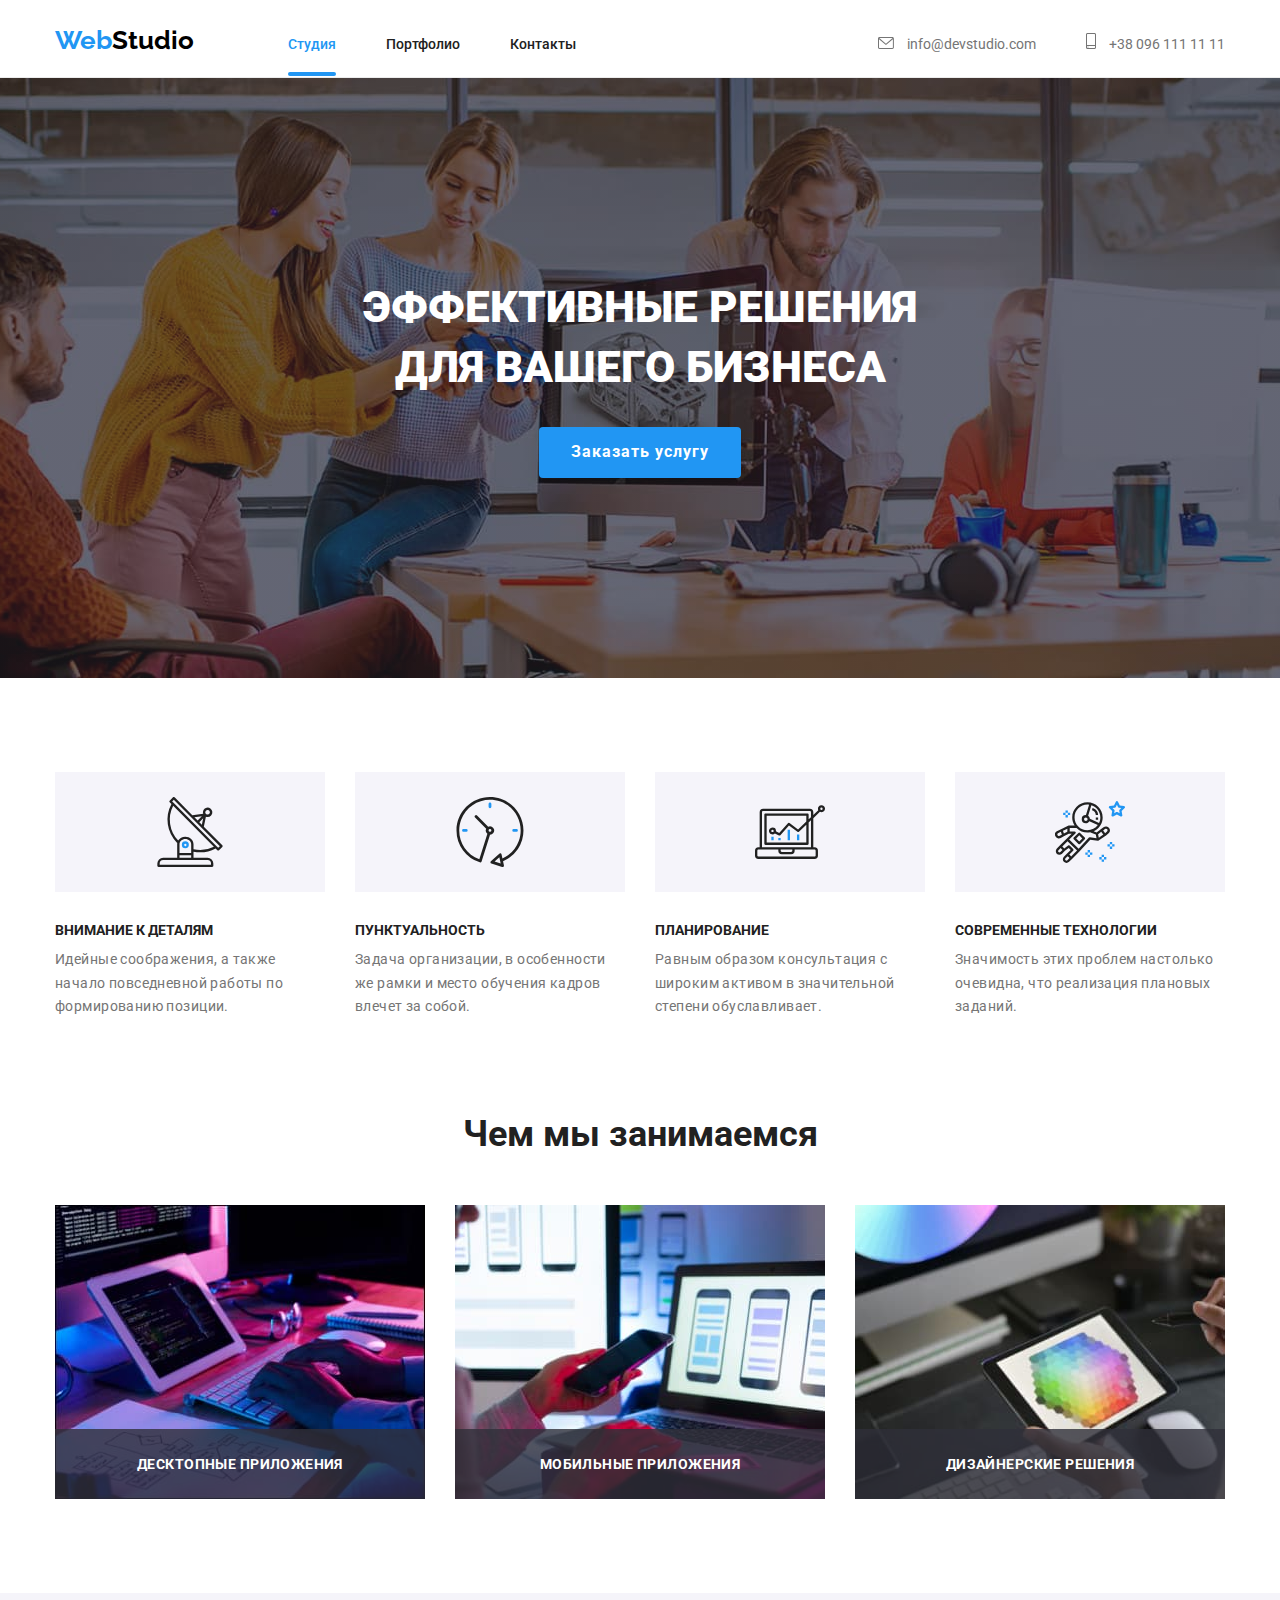
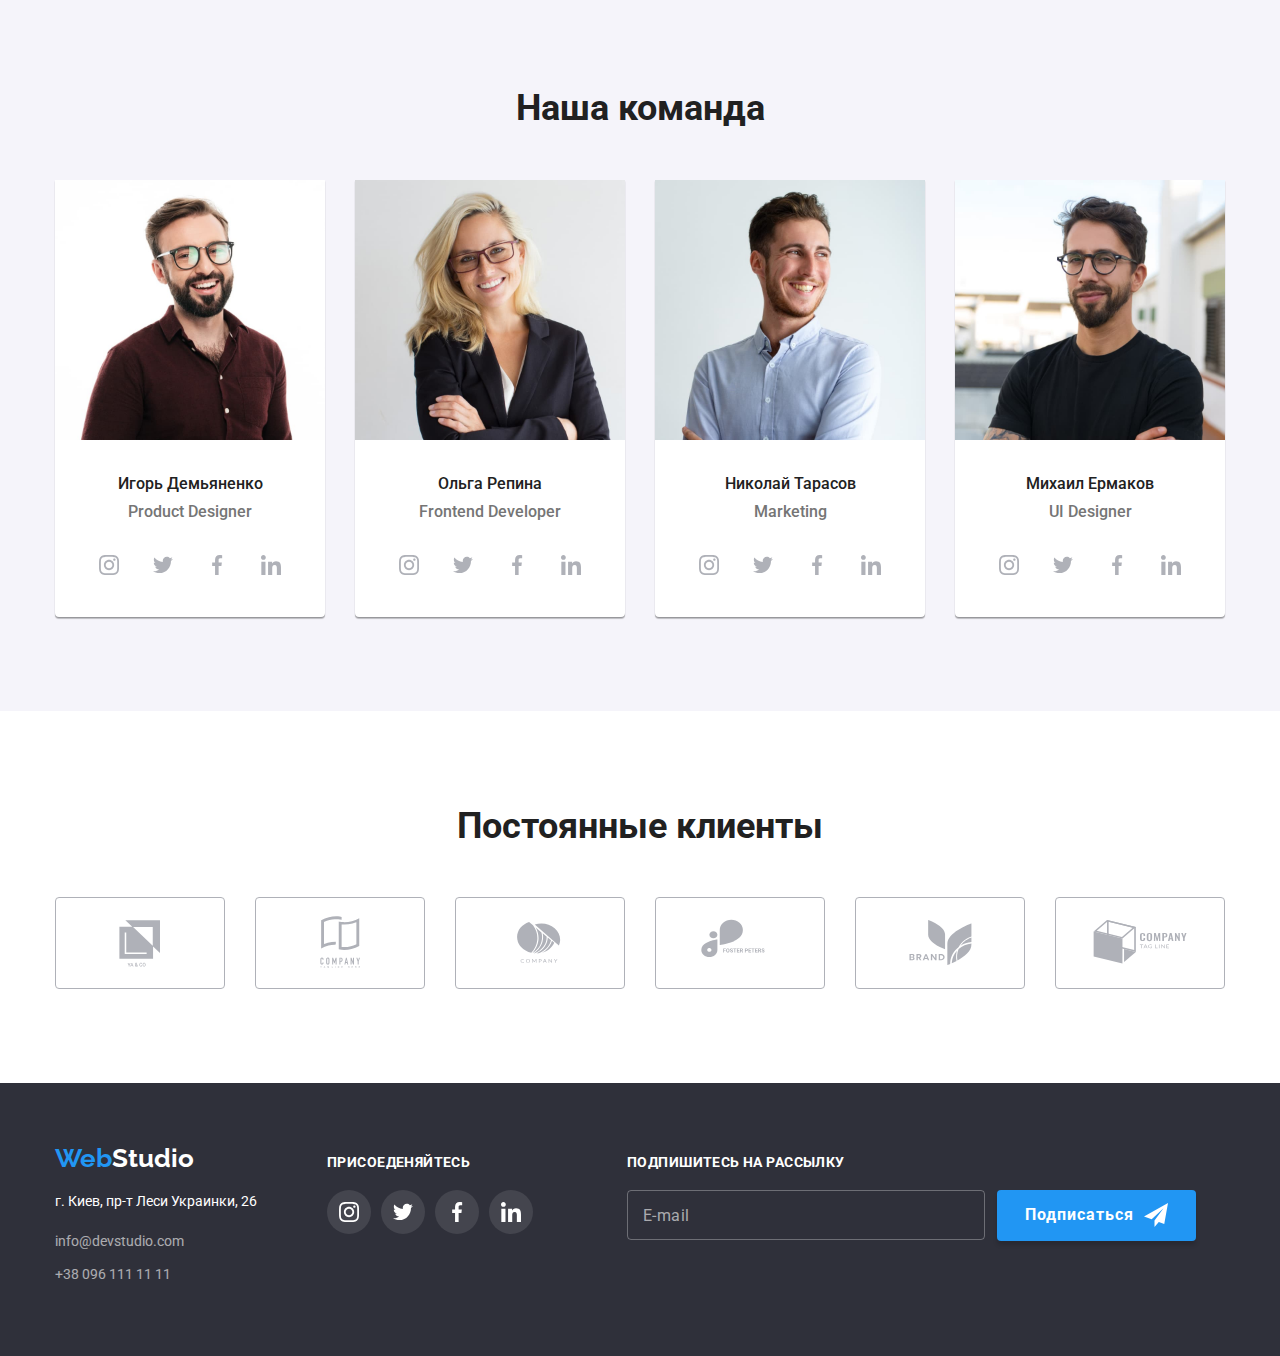
<file: index.html>
<!DOCTYPE html>
<html lang="ru">
  <head>
    <meta charset="UTF-8" />
    <meta http-equiv="X-UA-Compatible" content="IE=edge" />
    <meta name="viewport" content="width=device-width, initial-scale=1.0" />
    <link rel="preconnect" href="https://fonts.googleapis.com" />
    <link rel="preconnect" href="https://fonts.gstatic.com" crossorigin />
    <link
      href="https://fonts.googleapis.com/css2?family=Raleway:wght@700&family=Roboto:wght@400;500;700;900&display=swap"
      rel="stylesheet"
    />

    <title>Студия</title>
    <link rel="stylesheet" href="./css/modern-normalize.css" />
    <link rel="stylesheet" href="./css/styles.css" />
  </head>
  <body>
    <!-- Шапка страницы -->
    <header class="page-header">
      <div class="container main-nav">
        <a class="web-studio-link size-footer" href="WebSudio"
          ><span class="web-studio-link-color-web">Web</span
          ><span class="web-studio-link-color-studio">Studio</span>
        </a>
        <!-- Навигация на другие страницы -->
        <nav>
          <ul class="navigation-links">
            <li class="navigation-links-item">
              <a class="navigation-links-title current" href="./index.html">Студия</a>
            </li>
            <li class="navigation-links-item">
              <a class="navigation-links-title" href="./portfolio.html">Портфолио</a>
            </li>
            <li class="navigation-links-item">
              <a class="navigation-links-title" href="./contacts">Контакты</a>
            </li>
          </ul>
        </nav>
        <!--Контакты-->

        <a class="contacts-header-mail size-mail" href="mailto:info@devstudio.com">
          <svg class="header-svg" width="16" height="12">
            <use href="images/svg/icons.svg#icon-envelope"></use>
          </svg>
          info@devstudio.com
        </a>
        <a class="contacts-header-tel size-mail" href="tel:380961111111">
          <svg class="header-svg" width="10" height="16">
            <use href="images/svg/icons.svg#icon-smartphone"></use>
          </svg>
          +38 096 111 11 11</a
        >
      </div>
    </header>

    <!-- Уникальный контент страницы -->
    <main>
      <!--Секция заказа-->
      <section class="order">
        <div class="overlay">
          <div class="container order-padding">
            <h1 class="order-title">
              Эффективные решения <br />
              для вашего бизнеса
            </h1>
            <button class="order-service btn" type="button" data-modal-open>Заказать услугу</button>
          </div>
        </div>
      </section>

      <!--Секция особенности-->
      <section class="section">
        <div class="container">
          <ul class="peculiarities-list">
            <li class="peculiarities-item icon-antenna">
              <h3 class="peculiarities-title size-join">Внимание к деталям</h3>
              <p class="peculiarities-text">
                Идейные соображения, а также начало повседневной работы по формированию позиции.
              </p>
            </li>

            <li class="peculiarities-item icon-clock">
              <h3 class="peculiarities-title size-join">Пунктуальность</h3>
              <p class="peculiarities-text">
                Задача организации, в особенности же рамки и место обучения кадров влечет за собой.
              </p>
            </li>

            <li class="peculiarities-item icon-diagram">
              <h3 class="peculiarities-title size-join">Планирование</h3>
              <p class="peculiarities-text">
                Равным образом консультация с широким активом в значительной степени обуславливает.
              </p>
            </li>

            <li class="peculiarities-item icon-astronaut">
              <h3 class="peculiarities-title size-join">Современные технологии</h3>
              <p class="peculiarities-text">
                Значимость этих проблем настолько очевидна, что реализация плановых заданий.
              </p>
            </li>
          </ul>
        </div>
      </section>

      <!--Чем занимаемся-->
      <section class="section no-padding-top">
        <div class="container">
          <h2 class="kind-work-title centered">Чем мы занимаемся</h2>
          <ul class="kind-work-list">
            <li class="kind-work-item">
              <div class="kind-work-thumb">
                <img src="./images/img.jpg" alt="Кодинг" width="370" height="294" />
                <h3 class="kind-work-img-text size-join">Десктопные приложения</h3>
              </div>
            </li>
            <li class="kind-work-item">
              <div class="kind-work-thumb">
                <img src="./images/box2.jpg" alt="Web Дизайн" width="370" height="294" />
                <h3 class="kind-work-img-text size-join">Мобильные приложения</h3>
              </div>
            </li>
            <li class="kind-work-item">
              <div class="kind-work-thumb">
                <img src="./images/box3.jpg" alt="Графический Дизайн" width="370" height="294" />
                <h3 class="kind-work-img-text size-join">Дизайнерские решения</h3>
              </div>
            </li>
          </ul>
        </div>
      </section>

      <!--Наша команда-->
      <section class="section our-team">
        <div class="container">
          <h2 class="our-team-title centered">Наша команда</h2>
          <ul class="our-team-list">
            <li class="our-team-item">
              <img
                src="./images/img1.jpg"
                alt="Игорь Демьяненко Product Designer"
                width="270"
                height="260"
              />

              <div class="team-container">
                <h3 class="team-names size-name centered">Игорь Демьяненко</h3>

                <p class="team-position size-name centered">Product Designer</p>
                <ul class="icons-sprite">
                  <li class="icon-list">
                    <a class="team-link" href="" target="_blank" rel="noopener noreferrer">
                      <svg class="links-item" width="20" height="20">
                        <use href="images/svg/icons.svg#icon-instagram"></use>
                      </svg>
                    </a>
                  </li>
                  <li class="icon-list">
                    <a class="team-link" href="" target="_blank" rel="noopener noreferrer"
                      ><svg class="links-item" width="20" height="20">
                        <use href="images/svg/icons.svg#icon-twitter"></use>
                      </svg>
                    </a>
                  </li>
                  <li class="icon-list">
                    <a class="team-link" href="" target="_blank" rel="noopener noreferrer"
                      ><svg class="links-item" width="20" height="20">
                        <use href="images/svg/icons.svg#icon-facebook"></use>
                      </svg>
                    </a>
                  </li>

                  <li class="icon-list">
                    <a class="team-link" href="" target="_blank" rel="noopener noreferrer">
                      <svg class="links-item" width="20" height="20">
                        <use href="images/svg/icons.svg#icon-linkedin"></use>
                      </svg>
                    </a>
                  </li>
                </ul>
              </div>
            </li>
            <li class="our-team-item">
              <img
                src="./images/img2.jpg"
                alt="Ольга Репина Frontend Developer"
                width="270"
                height="260"
              />
              <div class="team-container">
                <h3 class="team-names size-name centered">Ольга Репина</h3>

                <p class="team-position size-name centered">Frontend Developer</p>
                <ul class="icons-sprite">
                  <li class="icon-list">
                    <a class="team-link" href="" target="_blank" rel="noopener noreferrer">
                      <svg class="links-item" width="20" height="20">
                        <use href="images/svg/icons.svg#icon-instagram"></use>
                      </svg>
                    </a>
                  </li>
                  <li class="icon-list">
                    <a class="team-link" href="" target="_blank" rel="noopener noreferrer"
                      ><svg class="links-item" width="20" height="20">
                        <use href="images/svg/icons.svg#icon-twitter"></use>
                      </svg>
                    </a>
                  </li>
                  <li class="icon-list">
                    <a class="team-link" href="" target="_blank" rel="noopener noreferrer"
                      ><svg class="links-item" width="20" height="20">
                        <use href="images/svg/icons.svg#icon-facebook"></use>
                      </svg>
                    </a>
                  </li>

                  <li class="icon-list">
                    <a class="team-link" href="" target="_blank" rel="noopener noreferrer">
                      <svg class="links-item" width="20" height="20">
                        <use href="images/svg/icons.svg#icon-linkedin"></use>
                      </svg>
                    </a>
                  </li>
                </ul>
              </div>
            </li>

            <li class="our-team-item">
              <img
                src="./images/img3.jpg"
                alt="Николай ТарасовMarketing"
                width="270"
                height="260"
              />
              <div class="team-container">
                <h3 class="team-names size-name centered">Николай Тарасов</h3>

                <p class="team-position size-name centered">Marketing</p>
                <ul class="icons-sprite">
                  <li class="icon-list">
                    <a class="team-link" href="" target="_blank" rel="noopener noreferrer">
                      <svg class="links-item" width="20" height="20">
                        <use href="images/svg/icons.svg#icon-instagram"></use>
                      </svg>
                    </a>
                  </li>
                  <li class="icon-list">
                    <a class="team-link" href="" target="_blank" rel="noopener noreferrer"
                      ><svg class="links-item" width="20" height="20">
                        <use href="images/svg/icons.svg#icon-twitter"></use>
                      </svg>
                    </a>
                  </li>
                  <li class="icon-list">
                    <a class="team-link" href="" target="_blank" rel="noopener noreferrer"
                      ><svg class="links-item" width="20" height="20">
                        <use href="images/svg/icons.svg#icon-facebook"></use>
                      </svg>
                    </a>
                  </li>

                  <li class="icon-list">
                    <a class="team-link" href="" target="_blank" rel="noopener noreferrer">
                      <svg class="links-item" width="20" height="20">
                        <use href="images/svg/icons.svg#icon-linkedin"></use>
                      </svg>
                    </a>
                  </li>
                </ul>
              </div>
            </li>

            <li class="our-team-item">
              <img
                src="./images/img4.jpg"
                alt="Михаил Ермаков UI Designer"
                width="270"
                height="260"
              />
              <div class="team-container">
                <h3 class="team-names size-name centered">Михаил Ермаков</h3>
                <p class="team-position size-name centered">UI Designer</p>
                <ul class="icons-sprite">
                  <li class="icon-list">
                    <a class="team-link" href="" target="_blank" rel="noopener noreferrer">
                      <svg class="links-item" width="20" height="20">
                        <use href="images/svg/icons.svg#icon-instagram"></use>
                      </svg>
                    </a>
                  </li>
                  <li class="icon-list">
                    <a class="team-link" href="" target="_blank" rel="noopener noreferrer"
                      ><svg class="links-item" width="20" height="20">
                        <use href="images/svg/icons.svg#icon-twitter"></use>
                      </svg>
                    </a>
                  </li>
                  <li class="icon-list">
                    <a class="team-link" href="" target="_blank" rel="noopener noreferrer"
                      ><svg class="links-item" width="20" height="20">
                        <use href="images/svg/icons.svg#icon-facebook"></use>
                      </svg>
                    </a>
                  </li>

                  <li class="icon-list">
                    <a class="team-link" href="" target="_blank" rel="noopener noreferrer">
                      <svg class="links-item" width="20" height="20">
                        <use href="images/svg/icons.svg#icon-linkedin"></use>
                      </svg>
                    </a>
                  </li>
                </ul>
              </div>
            </li>
          </ul>
        </div>
      </section>

      <section class="section regular-customers">
        <div class="container">
          <h2 class="regular-customers-title centered">Постоянные клиенты</h2>
          <ul class="customers-sprite">
            <li class="customers-list">
              <a href="" class="customers-link" target="_blank" rel="noopener noreferrer">
                <svg class="customers-item" width="170" height="92">
                  <use href="images/svg/icons.svg#icon-Client-1"></use>
                </svg>
              </a>
            </li>
            <li class="customers-list">
              <a href="" class="customers-link" target="_blank" rel="noopener noreferrer">
                <svg class="customers-item" width="170" height="92">
                  <use href="images/svg/icons.svg#icon-Client-2"></use>
                </svg>
              </a>
            </li>
            <li class="customers-list">
              <a href="" class="customers-link" target="_blank" rel="noopener noreferrer">
                <svg class="customers-item" width="170" height="92">
                  <use href="images/svg/icons.svg#icon-Client-3"></use>
                </svg>
              </a>
            </li>
            <li class="customers-list">
              <a href="" class="customers-link" target="_blank" rel="noopener noreferrer">
                <svg class="customers-item" width="170" height="92">
                  <use href="images/svg/icons.svg#icon-Client-4"></use>
                </svg>
              </a>
            </li>
            <li class="customers-list">
              <a href="" class="customers-link" target="_blank" rel="noopener noreferrer">
                <svg class="customers-item" width="170" height="92">
                  <use href="images/svg/icons.svg#icon-Client-5"></use>
                </svg>
              </a>
            </li>
            <li class="customers-list">
              <a href="" class="customers-link" target="_blank" rel="noopener noreferrer">
                <svg class="customers-item" width="170" height="92">
                  <use href="images/svg/icons.svg#icon-Client-6"></use>
                </svg>
              </a>
            </li>
          </ul>
        </div>
      </section>
    </main>

    <!-- Подвал страницы -->
    <footer class="page-footer">
      <div class="web-studio container">
        <div class="main-footer">
          <a class="web-studio-link-footer size-footer" href="WebSudio"
            ><span class="web-studio-link-color-web">Web</span
            ><span class="web-studio-link-color-studio-footer">Studio</span>
          </a>

          <address class="page-address">
            <a
              class="footer-address-links"
              href="https://www.google.com.ua/maps/place/%D0%B1%D1%83%D0%BB.+%D0%9B%D0%B5%D1%81%D0%B8+%D0%A3%D0%BA%D1%80%D0%B0%D0%B8%D0%BD%D0%BA%D0%B8,+26,+%D0%9A%D0%B8%D0%B5%D0%B2,+02000/@50.4265841,30.5361971,17z/data=!3m1!4b1!4m5!3m4!1s0x40d4cf0e033ecbe9:0x57a4dffefec77da0!8m2!3d50.4265807!4d30.5383858?hl=ru"
              target="_blank"
              rel="noopener noreferrer"
              >г. Киев, пр-т Леси Украинки, 26</a
            >
            <a class="contacts-footer size-mail" href="mailto:info@devstudio.com"
              >info@devstudio.com</a
            >
            <a class="contacts-footer size-mail" href="tel:380961111111">+38 096 111 11 11</a>
          </address>
        </div>
        <div class="footer-social-links">
          <h3 class="footer-join-text size-join">Присоеденяйтесь</h3>
          <ul class="footer-sprite">
            <li class="footer-list">
              <a class="footer-link" href="" target="_blank" rel="noopener noreferrer">
                <svg class="footer-item" width="20" height="20">
                  <use href="images/svg/icons.svg#icon-instagram"></use>
                </svg>
              </a>
            </li>
            <li class="footer-list">
              <a class="footer-link" href="" target="_blank" rel="noopener noreferrer">
                <svg class="footer-item" width="20" height="20">
                  <use href="images/svg/icons.svg#icon-twitter"></use>
                </svg>
              </a>
            </li>
            <li class="footer-list">
              <a class="footer-link" href="" target="_blank" rel="noopener noreferrer">
                <svg class="footer-item" width="20" height="20">
                  <use href="images/svg/icons.svg#icon-facebook"></use>
                </svg>
              </a>
            </li>
            <li class="footer-list">
              <a class="footer-link" href="" target="_blank" rel="noopener noreferrer">
                <svg class="links-item" width="20" height="20">
                  <use href="images/svg/icons.svg#icon-linkedin"></use>
                </svg>
              </a>
            </li>
          </ul>
        </div>
        <form class="footer-subscription">
          <h3 class="footer-join-text size-join">Подпишитесь на рассылку</h3>
          <div class="footer-input-btn">
            <input class="footer-input" type="email" name="email" placeholder="E-mail" />
            <button class="subscription-btn btn" type="submit">
              Подписаться
              <svg class="footer-send-item" width="24" height="24">
                <use href="images/svg/icons.svg#icon-send"></use>
              </svg>
            </button>
          </div>
        </form>
      </div>
    </footer>

    <!-- MODAL -->
    <div class="backdrop is-hidden" data-modal>
      <div class="modal">
        <svg class="modal-ellipse" width="30" height="30">
          <use href="images/svg/icons.svg#icon-Ellipse"></use>
        </svg>
        <svg data-modal-close class="modal_close_btn" width="18" height="18">
          <use href="images/svg/icons.svg#icon-close"></use>
        </svg>

        <form class="input-container">
          <h3 class="modal-text">Оставьте свои данные, мы вам перезвоним</h3>

          <label class="svg-name">
            <input class="input-modal" type="text" name="modal-name" />
            <svg class="svg-name-item" width="12" height="12">
              <use href="images/svg/icons.svg#icon-name"></use>
            </svg>
            <span class="label-modal"> Имя </span>
          </label>
          <label class="svg-name">
            <input class="input-modal" type="tel" name="modal-telephone" id="modal-telephone" />
            <svg class="svg-name-item" width="12" height="12">
              <use href="images/svg/icons.svg#icon-tel"></use>
            </svg>
            <span class="label-modal">Телефон</span>
          </label>

          <label class="svg-name">
            <input class="input-modal" type="email" name="modal-email" id="modal-email" />
            <svg class="svg-name-item" width="12" height="12">
              <use href="images/svg/icons.svg#icon-email"></use>
            </svg>
            <span class="label-modal">Почта</span>
          </label>

          <label class="svg-name">
            <textarea
              class="modal-feedback"
              name="modal-feedback"
              cols="30"
              rows="10"
              placeholder="Введите текст"
            ></textarea>
            <span class="label-modal">Коментарий</span>
          </label>
        </form>
        <div class="modal-label-checkbox-svg">
          <div class="input-svg">
            <input
              class="modal-checkbox"
              type="checkbox"
              name="modal-checkbox"
              id="modal-checkbox"
            />
            <svg class="checkbox-svg" width="11" height="8">
              <use href="images/svg/icons.svg#icon-checkbox"></use>
            </svg>
          </div>
          <label class="label-checkbox text-modal" for="modal-checkbox">
            Соглашаюсь с рассылкой и принимаю
            <a href="" class="modal-contract text-modal">Условия договора </a>
          </label>
        </div>
        <div class="modal-btn-center">
          <button class="modal-submit btn" type="submit">Отправить</button>
        </div>
      </div>
    </div>
    <script src="./js/modal.js"></script>
  </body>
</html>
</file>
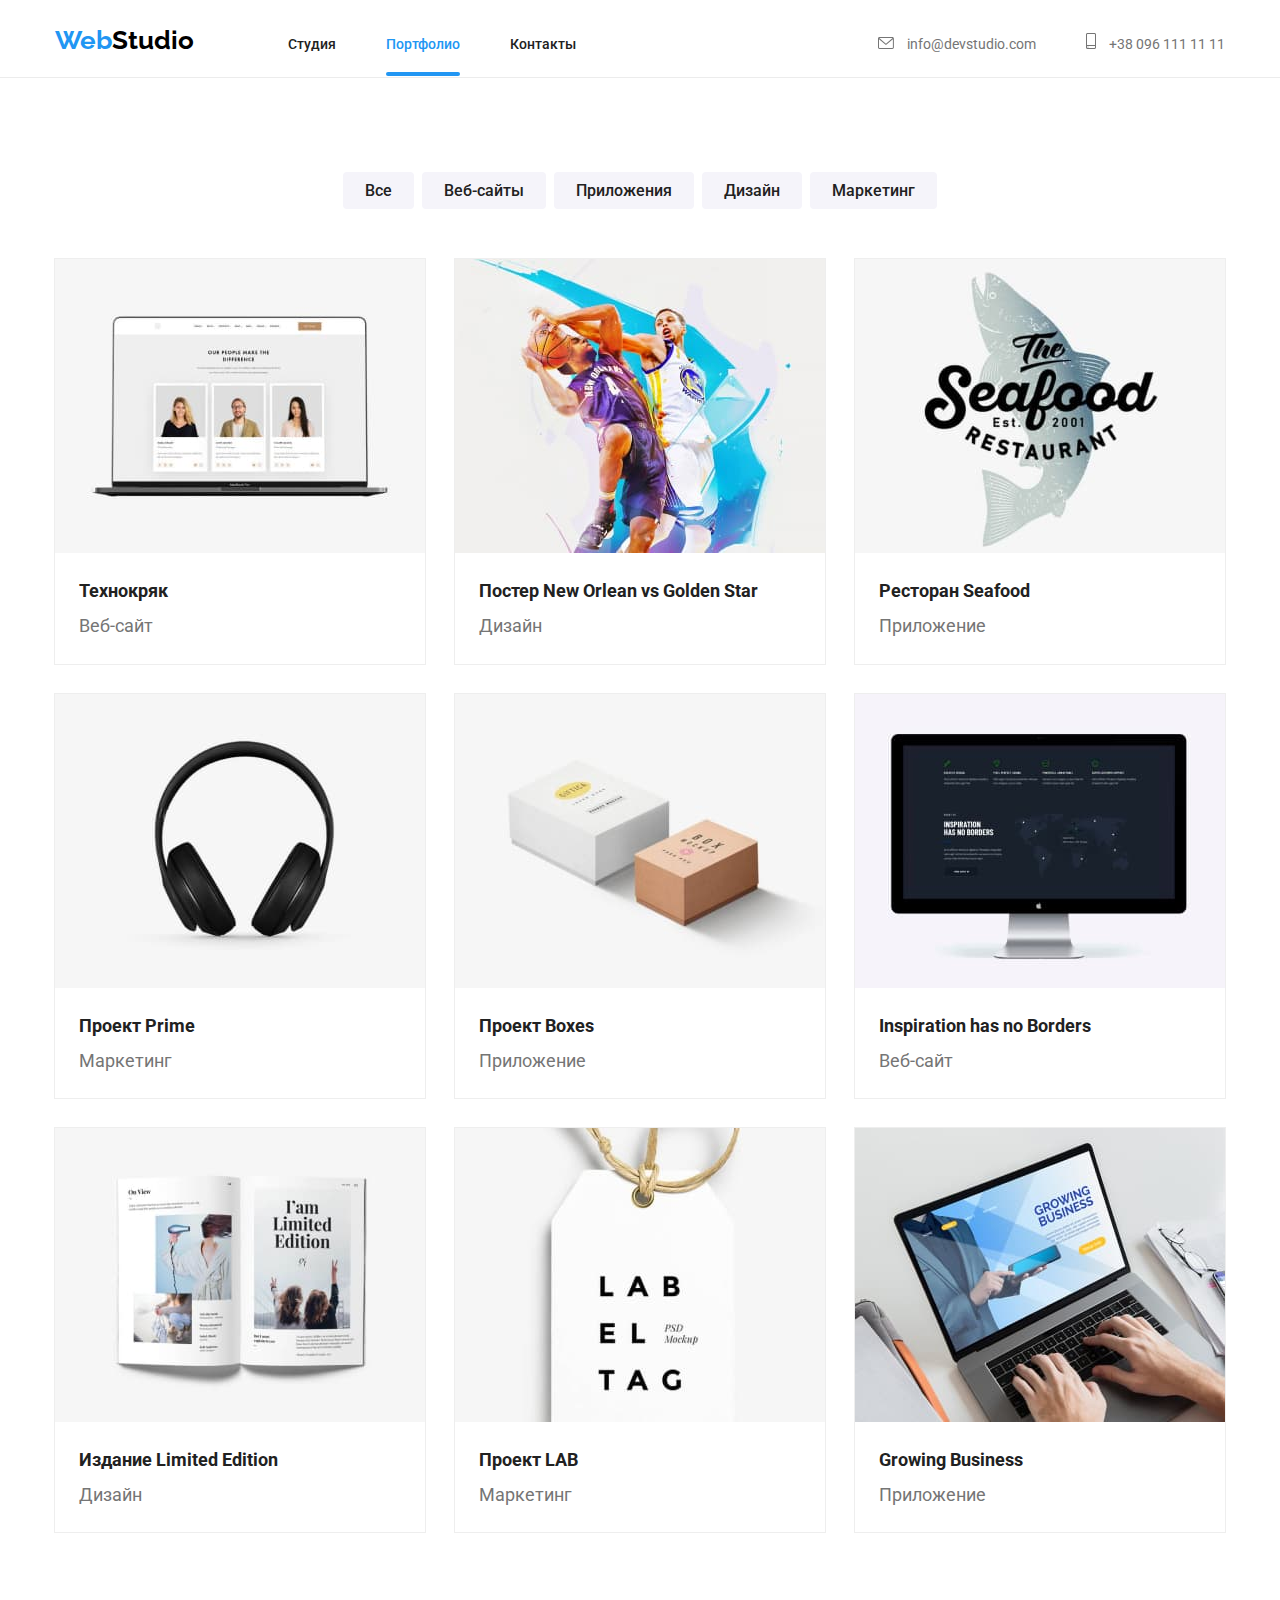
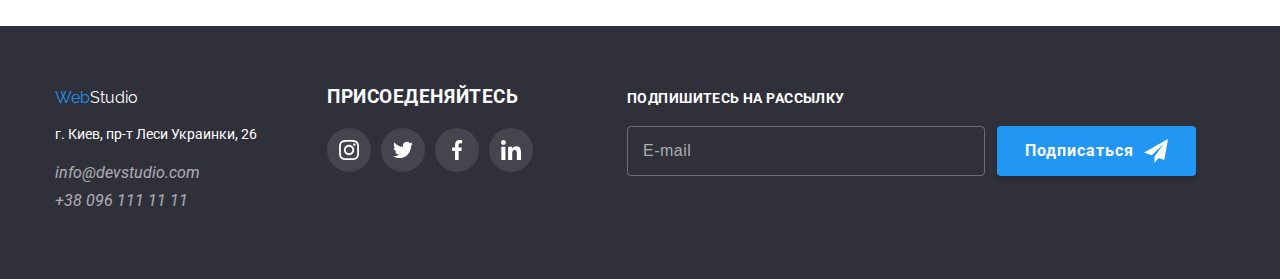
<file: portfolio.html>
<!DOCTYPE html>
<html lang="ru">
  <head>
    <meta charset="UTF-8" />
    <meta http-equiv="X-UA-Compatible" content="IE=edge" />
    <meta name="viewport" content="width=device-width, initial-scale=1.0" />
    <link rel="preconnect" href="https://fonts.googleapis.com" />
    <link rel="preconnect" href="https://fonts.gstatic.com" crossorigin />
    <link
      href="https://fonts.googleapis.com/css2?family=Raleway:wght@700&family=Roboto:wght@400;500;700;900&display=swap"
      rel="stylesheet"
    />
    <title>Портфолио</title>
    <link rel="stylesheet" href="./css/styles.css" />
  </head>
  <body>
    <!-- Шапка страницы -->
    <header class="page-header">
      <div class="container main-nav">
        <a class="web-studio-link size-footer" href="WebSudio"
          ><span class="web-studio-link-color-web">Web</span
          ><span class="web-studio-link-color-studio">Studio</span>
        </a>
        <!-- Навигация на другие страницы -->
        <nav>
          <ul class="navigation-links">
            <li class="navigation-links-item">
              <a class="navigation-links-title" href="./index.html">Студия</a>
            </li>
            <li class="navigation-links-item">
              <a class="navigation-links-title current" href="./portfolio.html">Портфолио</a>
            </li>
            <li class="navigation-links-item">
              <a class="navigation-links-title" href="./contacts">Контакты</a>
            </li>
          </ul>
        </nav>
        <!--Контакты-->
        <a class="contacts-header-mail size-mail" href="mailto:info@devstudio.com">
          <svg class="header-svg" width="16" height="12">
            <use href="images/svg/icons.svg#icon-envelope"></use>
          </svg>
          info@devstudio.com
        </a>
        <a class="contacts-header-tel size-mail" href="tel:380961111111">
          <svg class="header-svg" width="10" height="16">
            <use href="images/svg/icons.svg#icon-smartphone"></use>
          </svg>
          +38 096 111 11 11</a
        >
      </div>
    </header>
    <!-- Уникальный контент страницы -->
    <main>
      <!--Секция кнопок и проэктов-->
      <section class="section">
        <div class="container">
          <ul class="projects-btn-list">
            <li class="project-item">
              <button class="projects-btn" type="button">Все</button>
            </li>
            <li class="project-item">
              <button class="projects-btn" type="button">Веб-сайты</button>
            </li>
            <li class="project-item">
              <button class="projects-btn" type="button">Приложения</button>
            </li>
            <li class="project-item">
              <button class="projects-btn" type="button">Дизайн</button>
            </li>
            <li class="project-item">
              <button class="projects-btn" type="button">Маркетинг</button>
            </li>
          </ul>
        </div>
        <div class="container">
          <ul class="projects-img-list">
            <li class="projects-img-item">
              <a href="">
                <div class="projects-img-thumb">
                  <img src="./images/img-portfolio-1.jpg" alt="Веб-сайк" width="370" height="294" />
                  <p class="projects-text-thumb">
                    Технокряк это современная площадка распространения коронавируса. Компании
                    используют эту платформу для цифрового шпионажа и атак на защищённые сервера
                    конкурентов
                  </p>
                </div>

                <div class="projects-container">
                  <h3 class="projects-title">Технокряк</h3>
                  <p class="projects-description">Веб-сайт</p>
                </div>
              </a>
            </li>
            <li class="projects-img-item">
              <a href="">
                <div class="projects-img-thumb">
                  <img src="./images/img-portfolio-2.jpg" alt="Веб-сайк" width="370" height="294" />
                  <p class="projects-text-thumb">
                    Технокряк это современная площадка распространения коронавируса. Компании
                    используют эту платформу для цифрового шпионажа и атак на защищённые сервера
                    конкурентов
                  </p>
                </div>
                <div class="projects-container">
                  <h3 class="projects-title">Постер New Orlean vs Golden Star</h3>

                  <p class="projects-description">Дизайн</p>
                </div>
              </a>
            </li>
            <li class="projects-img-item">
              <a href="">
                <div class="projects-img-thumb">
                  <img src="./images/img-portfolio-3.jpg" alt="Веб-сайк" width="370" height="294" />
                  <p class="projects-text-thumb">
                    Технокряк это современная площадка распространения коронавируса. Компании
                    используют эту платформу для цифрового шпионажа и атак на защищённые сервера
                    конкурентов
                  </p>
                </div>
                <div class="projects-container">
                  <h3 class="projects-title">Ресторан Seafood</h3>

                  <p class="projects-description">Приложение</p>
                </div>
              </a>
            </li>
            <li class="projects-img-item">
              <a href="">
                <div class="projects-img-thumb">
                  <img src="./images/img-portfolio-4.jpg" alt="Веб-сайк" width="370" height="294" />
                  <p class="projects-text-thumb">
                    Технокряк это современная площадка распространения коронавируса. Компании
                    используют эту платформу для цифрового шпионажа и атак на защищённые сервера
                    конкурентов
                  </p>
                </div>
                <div class="projects-container">
                  <h3 class="projects-title">Проект Prime</h3>

                  <p class="projects-description">Маркетинг</p>
                </div>
              </a>
            </li>
            <li class="projects-img-item">
              <a href="">
                <div class="projects-img-thumb">
                  <img src="./images/img-portfolio-5.jpg" alt="Веб-сайк" width="370" height="294" />
                  <p class="projects-text-thumb">
                    Технокряк это современная площадка распространения коронавируса. Компании
                    используют эту платформу для цифрового шпионажа и атак на защищённые сервера
                    конкурентов
                  </p>
                </div>
                <div class="projects-container">
                  <h3 class="projects-title">Проект Boxes</h3>

                  <p class="projects-description">Приложение</p>
                </div>
              </a>
            </li>
            <li class="projects-img-item">
              <a href="">
                <div class="projects-img-thumb">
                  <img src="./images/img-portfolio-6.jpg" alt="Веб-сайк" width="370" height="294" />
                  <p class="projects-text-thumb">
                    Технокряк это современная площадка распространения коронавируса. Компании
                    используют эту платформу для цифрового шпионажа и атак на защищённые сервера
                    конкурентов
                  </p>
                </div>
                <div class="projects-container">
                  <h3 class="projects-title">Inspiration has no Borders</h3>

                  <p class="projects-description">Веб-сайт</p>
                </div>
              </a>
            </li>
            <li class="projects-img-item">
              <a href="">
                <div class="projects-img-thumb">
                  <img src="./images/img-portfolio-7.jpg" alt="Веб-сайк" width="370" height="294" />
                  <p class="projects-text-thumb">
                    Технокряк это современная площадка распространения коронавируса. Компании
                    используют эту платформу для цифрового шпионажа и атак на защищённые сервера
                    конкурентов
                  </p>
                </div>
                <div class="projects-container">
                  <h3 class="projects-title">Издание Limited Edition</h3>

                  <p class="projects-description">Дизайн</p>
                </div>
              </a>
            </li>
            <li class="projects-img-item">
              <a href="">
                <div class="projects-img-thumb">
                  <img src="./images/img-portfolio-8.jpg" alt="Веб-сайк" width="370" height="294" />
                  <p class="projects-text-thumb">
                    Технокряк это современная площадка распространения коронавируса. Компании
                    используют эту платформу для цифрового шпионажа и атак на защищённые сервера
                    конкурентов
                  </p>
                </div>
                <div class="projects-container">
                  <h3 class="projects-title">Проект LAB</h3>

                  <p class="projects-description">Маркетинг</p>
                </div>
              </a>
            </li>
            <li class="projects-img-item">
              <a href="">
                <div class="projects-img-thumb">
                  <img src="./images/img-portfolio-9.jpg" alt="Веб-сайк" width="370" height="294" />
                  <p class="projects-text-thumb">
                    Технокряк это современная площадка распространения коронавируса. Компании
                    используют эту платформу для цифрового шпионажа и атак на защищённые сервера
                    конкурентов
                  </p>
                </div>
                <div class="projects-container">
                  <h3 class="projects-title">Growing Business</h3>

                  <p class="projects-description">Приложение</p>
                </div>
              </a>
            </li>
          </ul>
        </div>
      </section>
    </main>

    <!-- Подвал страницы -->
    <footer class="page-footer">
      <div class="container web-studio">
        <div class="main-footer">
          <a class="web-studio-link-footer" href="WebSudio"
            ><span class="web-studio-link-color-web">Web</span
            ><span class="web-studio-link-color-studio-footer">Studio</span>
          </a>

          <address class="page-address">
            <a
              class="footer-address-links"
              href="https://www.google.com.ua/maps/place/%D0%B1%D1%83%D0%BB.+%D0%9B%D0%B5%D1%81%D0%B8+%D0%A3%D0%BA%D1%80%D0%B0%D0%B8%D0%BD%D0%BA%D0%B8,+26,+%D0%9A%D0%B8%D0%B5%D0%B2,+02000/@50.4265841,30.5361971,17z/data=!3m1!4b1!4m5!3m4!1s0x40d4cf0e033ecbe9:0x57a4dffefec77da0!8m2!3d50.4265807!4d30.5383858?hl=ru"
              target="_blank"
              rel="noopener noreferrer"
              >г. Киев, пр-т Леси Украинки, 26</a
            >
            <a class="contacts-footer" href="mailto:info@devstudio.com">info@devstudio.com</a>
            <a class="contacts-footer" href="tel:380961111111">+38 096 111 11 11</a>
          </address>
        </div>
        <div class="footer-social-links">
          <h3 class="footer-join-text">Присоеденяйтесь</h3>
          <ul class="footer-sprite">
            <li class="footer-list">
              <a class="footer-link" href="" target="_blank" rel="noopener noreferrer">
                <svg class="footer-item" width="20" height="20">
                  <use href="images/svg/icons.svg#icon-instagram"></use>
                </svg>
              </a>
            </li>
            <li class="footer-list">
              <a class="footer-link" href="" target="_blank" rel="noopener noreferrer">
                <svg class="footer-item" width="20" height="20">
                  <use href="images/svg/icons.svg#icon-twitter"></use>
                </svg>
              </a>
            </li>
            <li class="footer-list">
              <a class="footer-link" href="" target="_blank" rel="noopener noreferrer">
                <svg class="footer-item" width="20" height="20">
                  <use href="images/svg/icons.svg#icon-facebook"></use>
                </svg>
              </a>
            </li>
            <li class="footer-list">
              <a class="footer-link" href="" target="_blank" rel="noopener noreferrer">
                <svg class="links-item" width="20" height="20">
                  <use href="images/svg/icons.svg#icon-linkedin"></use>
                </svg>
              </a>
            </li>
          </ul>
        </div>
        <form class="footer-subscription">
          <h3 class="footer-join-text size-join">Подпишитесь на рассылку</h3>
          <div class="footer-input-btn">
            <input class="footer-input" type="email" name="email-footer" placeholder="E-mail" />
            <button class="subscription-btn btn" type="submit">
              Подписаться
              <svg class="footer-send-item" width="24" height="24">
                <use href="images/svg/icons.svg#icon-send"></use>
              </svg>
            </button>
          </div>
        </form>
      </div>
    </footer>
  </body>
</html>
</file>
<file: css/styles.css>
html {
  box-sizing: border-box;
}

/* GENERAL */
*,
*::before,
*::after {
  box-sizing: inherit;
}
:root {
  --main-color: #212121;
  --contacts-header-color: #757575;
  --contacts-footer-color: #fff;
  --web-color: #2196f3;
  --background-color: #2f303a;
  --link-color: #afb1b8;
  --team-color: #f5f4fa;
  --animation-color: color 250ms cubic-bezier(0.4, 0, 0.2, 1);
  --animation-bgcolor: background-color 250ms cubic-bezier(0.4, 0, 0.2, 1);
  --animation-boxshadow: box-shadow 250ms cubic-bezier(0.4, 0, 0.2, 1);
  --animation-border: border 250ms cubic-bezier(0.4, 0, 0.2, 1);
}
body {
  font-family: 'Roboto', Raleway, sans-serif;
  color: var(--main-color);
  border: none;
  margin: 0;
  /* padding-top: 80px; */
}
h1,
h2,
h3,
p,
ul,
button,
li {
  margin: 0;
  padding: 0;
}

ul {
  list-style: none;
}
a {
  text-decoration: none;
}

a:hover,
a:focus {
  color: var(--web-color);
}

img {
  display: block;
}
input:hover,
input:focus,
textarea:focus,
textarea:hover {
  outline: none;
  border: 1px solid var(--web-color);
}

textarea {
  resize: none;
}

.container {
  width: 1200px;
  margin-left: auto;
  margin-right: auto;
  padding: 0 15px;
}
.section {
  padding: 94px 0;
}
.no-padding-top {
  padding-top: 0;
}

.centered {
  text-align: center;
}

.btn {
  cursor: pointer;
  /*margin-bottom: 200px;*/
  background: var(--web-color);
  box-shadow: 0px 4px 4px rgba(0, 0, 0, 0.15);
  border-radius: 4px;
  border: none;
  font-family: Roboto;
  font-weight: 700;
  font-size: 16px;
  line-height: 1.9;
  letter-spacing: 0.06em;
  color: var(--contacts-footer-color);
}

.size-footer {
  font-weight: 700;
  font-size: 26px;
  line-height: 1.2;
  font-family: Raleway;
}

.size-mail {
  font-weight: 400;
  font-size: 14px;
  line-height: 1.7;
  font-style: normal;
}
.size-join {
  font-weight: 700;
  font-size: 14px;
  line-height: 1.15;
}

.size-name {
  font-weight: 500;
  font-size: 16px;
  line-height: 1.8;
}
.text-modal {
  font-size: 14px;
  line-height: 2;
  letter-spacing: 0.03em;
}

.page-header {
  border-bottom: 1px solid #ececec;
  padding-top: 5px;
  /* position: fixed;
  width: 100%;
  top: 0;
  left: 0; */
}

.main-nav {
  display: flex;
  align-items: baseline;
}

.web-studio-link {
  margin-right: 94px;
  padding: 20px 0;
}
.web-studio-link-color-web,
.navigation-links-item .current {
  color: var(--web-color);
}

.web-studio-link-color-studio {
  color: #000;
}

.navigation-links {
  display: flex;
}

.navigation-links .navigation-links-item {
  margin-right: 50px;
}
.navigation-links .navigation-links-item:last-child {
  margin-right: 0;
}

.navigation-links-title {
  display: block;
  padding: 20px 0;
  font-weight: 500;
  font-size: 14px;
  line-height: 1.14;
  color: var(--main-color);
  transition: var(--animation-color);
}
.current {
  position: relative;
}
.current::after {
  position: absolute;
  left: 0;
  bottom: -3px;
  content: '';
  display: block;
  width: 100%;
  height: 4px;
  background: var(--web-color);
  border-radius: 2px;
}

.contacts-header-mail {
  margin-left: auto;
  margin-right: 50px;
  padding: 20px 0;
  color: var(--contacts-header-color);
  transition: var(--animation-color);
}
.header-svg {
  fill: currentColor;
  margin-right: 10px;
}

.contacts-header-tel {
  padding: 20px 0;
  color: var(--contacts-header-color);
  transition: var(--animation-color);
}

.page-footer {
  background: var(--background-color);
  padding: 60px 0;
}

.web-studio-link-footer {
  display: inline-block;
  font-family: Raleway;
  margin-bottom: 20px;
}
.web-studio-link-color-studio-footer {
  color: var(--contacts-footer-color);
}
.web-studio {
  display: flex;
  align-items: baseline;
}

.page-address {
  display: flex;
  flex-direction: column;
}
.main-footer {
  display: flex;
  flex-direction: column;
}

.footer-social-links {
  margin-left: 70px;
}
.contacts-footer {
  color: var(--contacts-footer-color);
  opacity: 0.6;
  margin-bottom: 9px;
  transition: var(--animation-color);
}

.footer-address-links {
  font-style: normal;
  font-size: 14px;
  line-height: 1.14;
  color: var(--contacts-footer-color);
  margin-bottom: 20px;
  transition: var(--animation-color);
}
.footer-join-text {
  letter-spacing: 0.03em;
  text-transform: uppercase;
  color: var(--contacts-footer-color);
  margin-bottom: 20px;
}

.footer-sprite {
  display: flex;
  align-items: flex-start;
  /* margin-top: 20px; */
}

.footer-link {
  display: flex;
  justify-content: center;
  align-items: center;
  height: 44px;
  width: 44px;
  border-radius: 50%;
  color: var(--contacts-footer-color);
  background-color: rgba(255, 255, 255, 0.1);
  transition: var(--animation-bgcolor);
}
.footer-item {
  fill: currentColor;
}

.footer-link:hover,
.footer-link:focus {
  background-color: var(--web-color);
  color: var(--contacts-footer-color);
}
.footer-list {
  margin-right: 10px;
}
.footer-list:last-child {
  margin-right: 0;
}

.footer-subscription {
  margin-left: 94px;
}
.subscription-btn {
  display: flex;
  justify-content: center;
  align-items: center;
  padding: 10px 28px;
  margin-left: 12px;
}

.footer-input {
  padding: 15px;

  width: 358px;
  height: 50px;
  border: 1px solid rgba(255, 255, 255, 0.3);
  /* filter: drop-shadow(0px 4px 4px rgba(0, 0, 0, 0.15)); */
  border-radius: 4px;
  background: none;
  color: var(--contacts-footer-color);
  transition: var(--animation-border);
}

.footer-input::placeholder {
  font-size: 16px;
  line-height: 1.25;

  letter-spacing: 0.03em;

  color: rgba(255, 255, 255, 0.6);
}

.footer-send-item {
  margin-left: 10px;
}
.footer-input-btn {
  display: flex;
}
/*STUDIO MAIN*/

.overlay {
  background-color: var(--background-color);
  height: 600px;
  max-width: 1600px;
  margin-right: auto;
  margin-left: auto;
  background-image: linear-gradient(to right, rgba(47, 48, 58, 0.4), rgba(47, 48, 58, 0.4)),
    url(../images/backgound.jpg);
  background-repeat: no-repeat;
  background-position: center;
  background-size: cover;
}

.order-padding {
  padding: 200px 0;
  text-align: center;
}
.order-title {
  font-weight: 900;
  font-size: 44px;
  line-height: 1.36;
  text-transform: uppercase;
  margin-bottom: 30px;
  color: var(--contacts-footer-color);
}

.order-service {
  padding: 10px 32px;
}

.peculiarities-list,
.kind-work-list,
.our-team-list {
  display: flex;
  justify-content: center;
}

.peculiarities-item::before {
  display: block;
  content: '';
  margin-bottom: 30px;
  height: 120px;
  background-color: var(--team-color);
  background-repeat: no-repeat;
  background-position: center;
}
.icon-antenna::before {
  background-image: url(../images/svg/antenna.svg);
}

.icon-clock::before {
  background-image: url(../images/svg/clock.svg);
}

.icon-diagram::before {
  background-image: url(../images/svg/diagram.svg);
}
.icon-astronaut::before {
  background-image: url(../images/svg/astronaut.svg);
}

.peculiarities-list .peculiarities-item {
  margin-right: 30px;
  width: 270px;
}

.peculiarities-list .peculiarities-item:last-child {
  margin-right: 0;
}
.peculiarities-title {
  margin-bottom: 10px;
  color: var(--main-color);
  text-transform: uppercase;
}

.peculiarities-text {
  text-align: left;
  font-size: 14px;
  line-height: 1.7;
  color: var(--contacts-header-color);
  letter-spacing: 0.03em;
}

.kind-work-thumb {
  position: relative;
}

.kind-work-img-text {
  position: absolute;
  left: 50%;
  transform: translate(-50%, -100%);
  color: var(--contacts-footer-color);
  text-transform: uppercase;
  text-align: center;
  letter-spacing: 0.03em;
  padding: 27px 80px;
  width: 100%;
  height: 70px;
  background-color: rgba(47, 48, 58, 0.8);
}

.kind-work-list .kind-work-item,
.our-team-list .our-team-item,
.customers-list {
  margin-right: 30px;
}

.kind-work-list .kind-work-item:last-child {
  margin-right: 0;
}
.kind-work-title,
.our-team-title,
.regular-customers-title {
  margin-bottom: 50px;

  font-weight: 700;
  font-size: 36px;
  line-height: 1.17;
  color: var(--main-color);
}

.our-team {
  background: var(--team-color);
}

.our-team-list .our-team-item:last-child {
  margin-right: 0;
}

.our-team-item {
  background-color: var(--contacts-footer-color);
  box-shadow: 0px 1px 1px rgba(0, 0, 0, 0.12), 0px 1px 1px rgba(0, 0, 0, 0.14),
    0px 2px 1px rgba(0, 0, 0, 0.2);
  border-radius: 0px 0px 4px 4px;
}
.team-container {
  padding: 30px 0;
}
.icons-sprite {
  display: flex;
  /* padding: 0 auto; */
  justify-content: center;
  margin-top: 16px;
}

.team-link {
  display: flex;
  justify-content: center;
  align-items: center;
  height: 44px;
  width: 44px;
  border-radius: 50%;
  color: var(--link-color);
  transition: var(--animation-color), var(--animation-bgcolor);
}

.icon-list {
  margin-right: 10px;
}
.icon-list:last-child {
  margin-right: 0;
}
.links-item {
  fill: currentColor;
}

.team-link:hover,
.team-link:focus {
  color: var(--contacts-footer-color);
  background-color: var(--web-color);
}

.team-names {
  color: var(--main-color);
}
.team-position {
  color: var(--contacts-header-color);
}

.customers-sprite {
  display: flex;
  justify-content: center;
}
.customers-link {
  display: flex;
  justify-content: center;
  align-items: center;
  height: 92px;
  width: 170px;
  color: var(--link-color);
  border: 1px solid var(--link-color);
  border-radius: 4px;
  transition: var(--animation-color), var(--animation-border);
}

.customers-list:last-child {
  margin-right: 0;
}
.customers-item {
  fill: currentColor;
}

.customers-link:hover,
.customers-link:focus {
  border: 1px solid var(--web-color);
}
/*PORTFOLIO MAIN*/

.projects-btn-list {
  display: flex;
  justify-content: center;
  margin-bottom: 50px;
}

.projects-btn:hover,
.projects-btn:focus {
  box-shadow: 0px 4px 4px rgba(0, 0, 0, 0.25);
  background: var(--web-color);
  color: var(--contacts-footer-color);
}
.projects-btn-list .project-item {
  margin-right: 8px;
}
.projects-btn-list .project-item:last-child {
  margin-right: 0;
}

.projects-btn {
  padding: 6px 22px;
  font-family: Roboto;
  cursor: pointer;
  background: var(--team-color);
  border-radius: 4px;
  border: none;
  font-weight: 500;
  font-size: 16px;
  line-height: 1.6;
  color: var(--main-color);
  transition: var(--animation-color), var(--animation-bgcolor), var(--animation-boxshadow);
}

.projects-container {
  padding: 20px 24px;
}
.projects-img-list {
  display: flex;
  flex-wrap: wrap;
  position: relative;
}

.projects-img-list .projects-img-item {
  margin-right: 30px;
  margin-bottom: 30px;
  outline: 1px solid #eeeeee;
  transition: var(--animation-boxshadow);
}

.projects-img-thumb {
  position: relative;
  overflow: hidden;
}

.projects-text-thumb {
  position: absolute;
  bottom: 0;
  transform: translateY(100%);
  transition: transform 250ms cubic-bezier(0.4, 0, 0.2, 1);
  color: var(--team-color);
  background: rgba(33, 150, 243, 0.9);
  text-align: left;
  letter-spacing: 0.03em;

  font-size: 18px;
  line-height: 28px;
  padding: 63px 24px;
}

.projects-img-item:hover .projects-text-thumb {
  transform: translateY(0);
}

.projects-img-item:hover,
.projects-img-item:focus {
  box-shadow: 0px 4px 4px rgba(0, 0, 0, 0.25);
}

.projects-img-item:nth-child(3n) {
  margin-right: 0;
}
.projects-img-item:nth-last-child(-n + 3) {
  margin-bottom: 0;
}
.projects-title {
  font-weight: 700;
  font-size: 18px;
  line-height: 2;
  color: var(--main-color);
}

.projects-description {
  font-size: 18px;
  line-height: 1.9;
  color: var(--contacts-header-color);
}

/* MODAL */
.backdrop {
  position: fixed;
  top: 0;
  left: 0;
  width: 100%;
  height: 100%;
  background-color: rgba(0, 0, 0, 0.2);
  opacity: 1;
  transition: opacity 250ms cubic-bezier(0.4, 0, 0.2, 1);
}

.backdrop.is-hidden {
  opacity: 0;
  pointer-events: none;
}

.backdrop.is-hidden .modal {
  transform: translate(-50%, -50%) scale(0.9);
}

.modal {
  position: absolute;
  top: 50%;
  left: 50%;
  min-width: 528px;
  min-height: 581px;
  background-color: var(--contacts-footer-color);
  transform: translate(-50%, -50%) scale(1);
  transition: transform 250ms cubic-bezier(0.4, 0, 0.2, 1);
  padding: 40px 40px;
}

.modal_close_btn {
  cursor: pointer;
  position: absolute;
  /* border-radius: 50%; */
  top: 14px;
  right: 14px;
  /* border: 1px solid rgba(0, 0, 0, 0.1); */
}
.modal_close_btn:hover,
.modal_close_btn:focus {
  fill: var(--web-color);
}
.modal-ellipse {
  cursor: pointer;
  position: absolute;
  border-radius: 50%;
  top: 8px;
  right: 8px;
  border: 1px solid rgba(0, 0, 0, 0.1);
  opacity: 0.2;
}

.input-container {
  display: flex;
  flex-direction: column;
}
.modal-submit {
  padding: 10px 55px;
}

.modal-btn-center {
  display: flex;
  flex-direction: column;
  align-items: center;
}
.modal-text {
  font-weight: 700;
  font-size: 20px;
  line-height: 1.1;
  text-align: center;
  letter-spacing: 0.03em;
  margin-bottom: 30px;
}
.svg-name {
  position: relative;
  width: 100%;
}

/* .svg-name:hover,
.svg-name:focus {
  fill: var(--web-color);
} */

input.input-modal:focus + .svg-name-item,
input.input-modal:hover + .svg-name-item {
  fill: var(--web-color);
}

.input-modal {
  position: relative;
  width: 100%;
  height: 40px;
  padding-left: 40px;
  margin-bottom: 28px;
}
.svg-name-item {
  position: absolute;
  left: 15px;
  top: 15px;
  transition: fill 250ms cubic-bezier(0.4, 0, 0.2, 1);
}
.label-modal {
  position: absolute;
  top: -4px;
  left: 0;
  transform: translateY(-100%);
  font-weight: 400;
  font-size: 12px;
  line-height: 1.15;

  letter-spacing: 0.01em;
  color: var(--contacts-header-color);
}

.modal-feedback {
  width: 100%;
  height: 120px;
  padding: 12px 16px;
  margin-bottom: 20px;
}

.modal-feedback::placeholder {
  /* padding: 12px 16px; */
  font-size: 12px;
  line-height: 1.2;
  letter-spacing: 0.01em;

  color: rgba(117, 117, 117, 0.5);
}
.input-modal,
.modal-feedback {
  border: 1px solid rgba(33, 33, 33, 0.2);
  border-radius: 4px;

  transition: var(--animation-border);
}

.modal-label-checkbox-svg {
  display: flex;
  margin-bottom: 30px;
  justify-content: space-around;
}
.input-svg {
  position: relative;
  align-items: center;
  text-align: center;
}

.modal-checkbox {
  position: absolute;
  /* left: 4px; */
  top: 6px;
  z-index: 2;
  height: 16px;
  width: 16px;
  opacity: 1;
  transition: opacity 250ms cubic-bezier(0.4, 0, 0.2, 1);
}
.checkbox-svg {
  position: absolute;
  /* left: 4px; */
  top: 6px;
  z-index: 1;
  height: 14px;
  width: 14px;
  background-color: var(--web-color);
}

.modal-checkbox:checked {
  opacity: 0;
}

.label-checkbox {
  color: var(--contacts-header-color);
}
.modal-contract {
  color: var(--web-color);
  text-decoration-line: underline;
}
</file>
